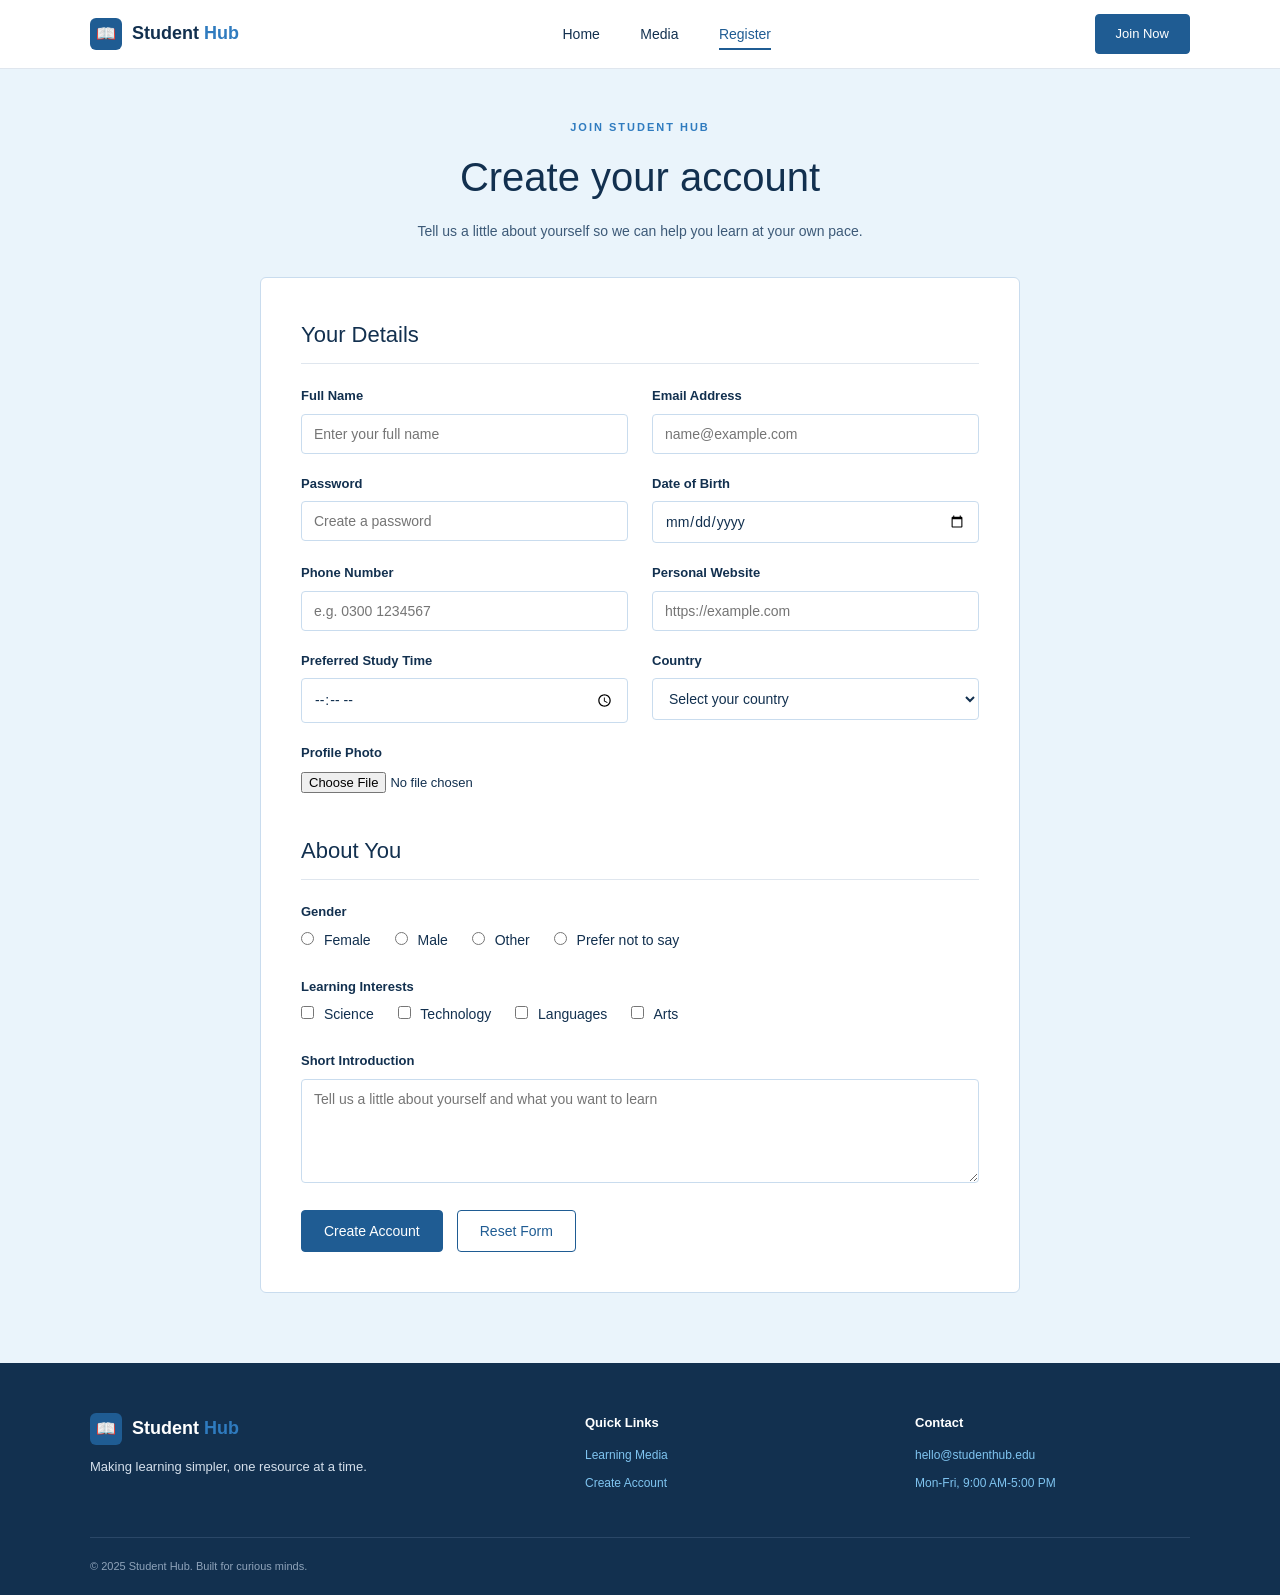
<file: register.html>
<!DOCTYPE html>
<html lang="en">
<head>
  <meta charset="UTF-8">
  <meta name="viewport" content="width=device-width, initial-scale=1.0">
  <title>Student Hub - Register</title>
  <link rel="stylesheet" href="register.css">
</head>
<body>

  <header class="navbar">
    <div class="container nav-inner">
      <div class="logo">
        <span class="logo-icon">&#128214;</span>
        <span class="logo-text">Student <span class="logo-blue">Hub</span></span>
      </div>

      <nav class="nav-links">
        <a href="index.html">Home</a>
        <a href="media.html">Media</a>
        <a href="register.html" class="active">Register</a>
      </nav>

      <a href="register.html" class="btn btn-primary btn-small">Join Now</a>
    </div>
  </header>

  <main class="register-page">
    <div class="container">

      <div class="page-heading">
        <p class="small-label">JOIN STUDENT HUB</p>
        <h1>Create your account</h1>
        <p class="page-description">
          Tell us a little about yourself so we can help you learn at your own pace.
        </p>
      </div>

      <form class="form-box" action="#" method="post">

        <h2>Your Details</h2>

        <div class="form-grid">

          <div class="form-group">
            <label for="fullname">Full Name</label>
            <input type="text" id="fullname" name="fullname" placeholder="Enter your full name" required>
          </div>

          <div class="form-group">
            <label for="email">Email Address</label>
            <input type="email" id="email" name="email" placeholder="name@example.com" required>
          </div>

          <div class="form-group">
            <label for="password">Password</label>
            <input type="password" id="password" name="password" placeholder="Create a password" required>
          </div>

          <div class="form-group">
            <label for="dob">Date of Birth</label>
            <input type="date" id="dob" name="dob">
          </div>

          <div class="form-group">
            <label for="phone">Phone Number</label>
            <input type="tel" id="phone" name="phone" placeholder="e.g. 0300 1234567">
          </div>

          <div class="form-group">
            <label for="website">Personal Website</label>
            <input type="url" id="website" name="website" placeholder="https://example.com">
          </div>

          <div class="form-group">
            <label for="studytime">Preferred Study Time</label>
            <input type="time" id="studytime" name="studytime">
          </div>

          <div class="form-group">
            <label for="country">Country</label>
            <select id="country" name="country">
              <option value="">Select your country</option>
              <option value="pakistan">Pakistan</option>
              <option value="india">India</option>
              <option value="bangladesh">Bangladesh</option>
              <option value="uk">United Kingdom</option>
              <option value="usa">United States</option>
              <option value="canada">Canada</option>
              <option value="uae">United Arab Emirates</option>
              <option value="other">Other</option>
            </select>
          </div>

          <div class="form-group full-width">
            <label for="photo">Profile Photo</label>
            <input type="file" id="photo" name="photo" accept="image/*">
          </div>

        </div>

        <h2>About You</h2>

        <div class="form-group">
          <p class="group-title">Gender</p>
          <div class="option-row">
            <label><input type="radio" name="gender" value="female"> Female</label>
            <label><input type="radio" name="gender" value="male"> Male</label>
            <label><input type="radio" name="gender" value="other"> Other</label>
            <label><input type="radio" name="gender" value="none"> Prefer not to say</label>
          </div>
        </div>

        <div class="form-group">
          <p class="group-title">Learning Interests</p>
          <div class="option-row">
            <label><input type="checkbox" name="interests" value="science"> Science</label>
            <label><input type="checkbox" name="interests" value="technology"> Technology</label>
            <label><input type="checkbox" name="interests" value="languages"> Languages</label>
            <label><input type="checkbox" name="interests" value="arts"> Arts</label>
          </div>
        </div>

        <div class="form-group">
          <label for="intro">Short Introduction</label>
          <textarea id="intro" name="intro" rows="5" placeholder="Tell us a little about yourself and what you want to learn"></textarea>
        </div>

        <div class="button-row">
          <button type="submit" class="btn btn-primary">Create Account</button>
          <button type="reset" class="btn btn-outline">Reset Form</button>
        </div>

      </form>

    </div>
  </main>

  <footer class="footer">
    <div class="container">

      <div class="footer-inner">
        <div class="footer-about">
          <div class="logo">
            <span class="logo-icon">&#128214;</span>
            <span class="logo-text light">Student <span class="logo-blue">Hub</span></span>
          </div>
          <p class="footer-tagline">Making learning simpler, one resource at a time.</p>
        </div>

        <div class="footer-column">
          <h4>Quick Links</h4>
          <a href="media.html">Learning Media</a>
          <a href="register.html">Create Account</a>
        </div>

        <div class="footer-column">
          <h4>Contact</h4>
          <a href="mailto:hello@studenthub.edu">hello@studenthub.edu</a>
          <p>Mon-Fri, 9:00 AM-5:00 PM</p>
        </div>
      </div>

      <p class="copyright">&copy; 2025 Student Hub. Built for curious minds.</p>

    </div>
  </footer>

</body>
</html>
</file>
<file: register.css>
* {
  margin: 0;
  padding: 0;
  box-sizing: border-box;
}

body {
  font-family: Arial, Helvetica, sans-serif;
  color: #12304f;
  background-color: #ffffff;
  line-height: 1.5;
}

a {
  text-decoration: none;
  color: inherit;
}

.container {
  width: 90%;
  max-width: 1100px;
  margin: 0 auto;
}

.small-label {
  font-size: 11px;
  font-weight: bold;
  letter-spacing: 2px;
  color: #2f7bbf;
  margin-bottom: 12px;
}

.btn {
  display: inline-block;
  padding: 12px 22px;
  font-size: 14px;
  border-radius: 4px;
  border: 1px solid #1f5c93;
  cursor: pointer;
  font-family: Arial, Helvetica, sans-serif;
}

.btn-primary {
  background-color: #1f5c93;
  color: #ffffff;
}

.btn-outline {
  background-color: #ffffff;
  color: #1f5c93;
}

.btn-small {
  padding: 9px 20px;
  font-size: 13px;
}

.navbar {
  background-color: #ffffff;
  border-bottom: 1px solid #dfe6ee;
  padding: 14px 0;
}

.nav-inner {
  display: flex;
  justify-content: space-between;
  align-items: center;
}

.logo {
  display: flex;
  align-items: center;
}

.logo-icon {
  background-color: #1f5c93;
  color: #ffffff;
  width: 32px;
  height: 32px;
  border-radius: 6px;
  font-size: 16px;
  text-align: center;
  line-height: 32px;
  margin-right: 10px;
}

.logo-text {
  font-size: 18px;
  font-weight: bold;
  color: #12304f;
}

.logo-text.light {
  color: #ffffff;
}

.logo-blue {
  color: #2f7bbf;
}

.nav-links a {
  font-size: 14px;
  margin: 0 18px;
  padding-bottom: 6px;
  color: #12304f;
}

.nav-links a.active {
  color: #1f5c93;
  border-bottom: 2px solid #1f5c93;
}

.register-page {
  background-color: #eaf4fb;
  padding: 50px 0 70px;
}

.page-heading {
  text-align: center;
  margin-bottom: 35px;
}

.page-heading h1 {
  font-size: 40px;
  font-weight: normal;
  margin-bottom: 14px;
}

.page-description {
  font-size: 14px;
  color: #3d5a78;
}

.form-box {
  width: 100%;
  max-width: 760px;
  margin: 0 auto;
  background-color: #ffffff;
  border: 1px solid #c9dcee;
  border-radius: 6px;
  padding: 40px;
}

.form-box h2 {
  font-size: 22px;
  font-weight: normal;
  padding-bottom: 12px;
  margin-bottom: 22px;
  border-bottom: 1px solid #dfe6ee;
}

.form-grid {
  display: grid;
  grid-template-columns: 1fr 1fr;
  gap: 0 24px;
  margin-bottom: 20px;
}

.full-width {
  grid-column: 1 / 3;
}

.form-group {
  margin-bottom: 20px;
}

.form-group label,
.group-title {
  display: block;
  font-size: 13px;
  font-weight: bold;
  margin-bottom: 8px;
}

.form-group input[type="text"],
.form-group input[type="email"],
.form-group input[type="password"],
.form-group input[type="date"],
.form-group input[type="tel"],
.form-group input[type="url"],
.form-group input[type="time"],
.form-group select,
.form-group textarea {
  width: 100%;
  padding: 11px 12px;
  font-size: 14px;
  font-family: Arial, Helvetica, sans-serif;
  color: #12304f;
  background-color: #ffffff;
  border: 1px solid #c9dcee;
  border-radius: 4px;
}

.form-group textarea {
  resize: vertical;
}

.form-group input[type="file"] {
  font-size: 13px;
}

.option-row {
  display: flex;
  flex-wrap: wrap;
}

.option-row label {
  font-size: 14px;
  font-weight: normal;
  margin-right: 24px;
  margin-bottom: 6px;
}

.option-row input {
  margin-right: 6px;
}

.button-row {
  display: flex;
  margin-top: 10px;
}

.button-row .btn {
  margin-right: 14px;
}

.footer {
  background-color: #12304f;
  color: #ffffff;
  padding: 50px 0 20px;
}

.footer-inner {
  display: flex;
  justify-content: space-between;
  padding-bottom: 35px;
  border-bottom: 1px solid #2a4767;
}

.footer-about {
  width: 40%;
}

.footer-tagline {
  font-size: 13px;
  margin-top: 12px;
  color: #d5e0ec;
}

.footer-column {
  width: 25%;
}

.footer-column h4 {
  font-size: 13px;
  margin-bottom: 14px;
}

.footer-column a,
.footer-column p {
  display: block;
  font-size: 12px;
  color: #7fc4f0;
  margin-bottom: 10px;
}

.copyright {
  font-size: 11px;
  color: #8fa3ba;
  padding-top: 20px;
}

@media (max-width: 800px) {

  .nav-inner {
    flex-direction: column;
  }

  .nav-links {
    margin: 12px 0;
  }

  .nav-links a {
    margin: 0 10px;
  }

  .page-heading h1 {
    font-size: 30px;
  }

  .form-box {
    padding: 25px 20px;
  }

  .form-grid {
    grid-template-columns: 1fr;
  }

  .full-width {
    grid-column: auto;
  }

  .button-row {
    flex-direction: column;
  }

  .button-row .btn {
    margin-right: 0;
    margin-bottom: 12px;
  }

  .footer-inner {
    flex-direction: column;
  }

  .footer-about,
  .footer-column {
    width: 100%;
    margin-bottom: 25px;
  }
}
</file>
